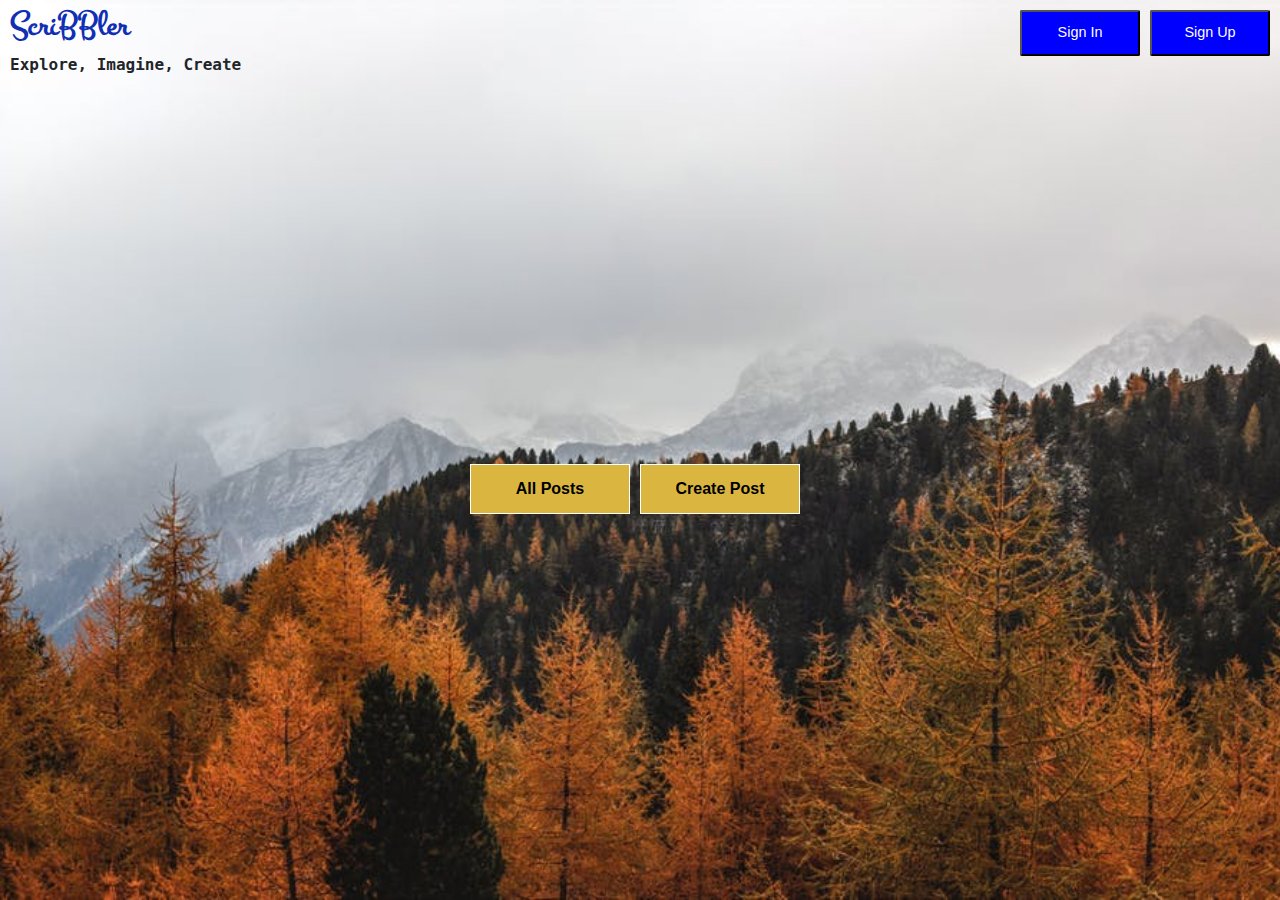
<file: index.html>
<!DOCTYPE html>
<html>

<head>
    <!-- TODO: Include Font Awesome file here -->
    <!-- TODO: Include Google Fonts file here -->
    <link rel="stylesheet" href="https://maxcdn.bootstrapcdn.com/bootstrap/4.0.0/css/bootstrap.min.css"
        integrity="sha384-Gn5384xqQ1aoWXA+058RXPxPg6fy4IWvTNh0E263XmFcJlSAwiGgFAW/dAiS6JXm" crossorigin="anonymous">

    <link rel="stylesheet" href="./styles/index.css">
    <link rel="stylesheet" href="./styles/common.css">
    <link href="https://fonts.googleapis.com/css?family=Montez|Roboto|Ubuntu+Mono&display=swap" rel="stylesheet">

    <!-- Bootstrap for modals-->

    <link rel="stylesheet" href="https://stackpath.bootstrapcdn.com/bootstrap/4.1.3/css/bootstrap.min.css" integrity="sha384-MCw98/SFnGE8fJT3GXwEOngsV7Zt27NXFoaoApmYm81iuXoPkFOJwJ8ERdknLPMO" crossorigin="anonymous">
    <script src="https://code.jquery.com/jquery-3.3.1.slim.min.js" integrity="sha384-q8i/X+965DzO0rT7abK41JStQIAqVgRVzpbzo5smXKp4YfRvH+8abtTE1Pi6jizo" crossorigin="anonymous"></script>
    <script src="https://cdnjs.cloudflare.com/ajax/libs/popper.js/1.14.3/umd/popper.min.js" integrity="sha384-ZMP7rVo3mIykV+2+9J3UJ46jBk0WLaUAdn689aCwoqbBJiSnjAK/l8WvCWPIPm49" crossorigin="anonymous"></script>
    <script src="https://stackpath.bootstrapcdn.com/bootstrap/4.1.3/js/bootstrap.min.js" integrity="sha384-ChfqqxuZUCnJSK3+MXmPNIyE6ZbWh2IMqE241rYiqJxyMiZ6OW/JmZQ5stwEULTy"crossorigin="anonymous"></script>

</head>

<body>
    <!-- TODO: Include all your code for the header and home page here -->
    <div class="header">
        <div class="signin">
            <button type="button" class="signinupbutton" data-toggle="modal" data-target="#signupmodal"id="sign-up-button">
                Sign Up
            </button>
            <button type="button" class="signinupbutton" data-toggle="modal" data-target="#signinmodal" id="sign-in-button">
                Sign In
            </button>
        </div> 
        <a id="logo-title" class="logo">ScriBBler</a>
        <p class="sub-heading">Explore, Imagine, Create</p>
    <!--Sign in Modal--> 
    <div class="modal fade" id="signinmodal" tabindex="-1" role="dialog" aria-labelledby="exampleModalLabel" aria-hidden="true">
    <div class="modal-dialog" role="document">
        <div class="modal-content">
            <div class="modal-header">
                <h4 class="modal-title" id="exampleModalLabel" style="color:grey;font-family: 'Roboto', sans-serif;font-size: larger;">Welcome Back !</h4>
                <button type="button" class="close" data-dismiss="modal" aria-label="Close">
                    <span aria-hidden="true">&times;</span>
                </button>
            </div>
            <div class="modal-body">
                <form>
                    <div class="form-group">
                        <label for="exampleInputUsername">Username</label>
                        <input type="text" class="form-control" id="exampleInputUsername" aria-describedby="usernameHelp" placeholder="Enter your username" style="background-color :#DCDCDC ;" required>
                    </div>
                    <div class="form-group">
                        <label for="exampleInputPassword1">Password</label>
                        <input type="password" class="form-control" id="exampleInputPassword1" placeholder="Enter your password" style="background-color :#DCDCDC ;" required>
                    </div>
                    <div class="modal-signin-container">
                        <button type="submit" class="btn btn-success btn-block">Sign In</button>
                    </div>
                    <div class="modal-footer border-top-0 d-flex justify-content-center">
                        Not a member ? <a data-target="#signupmodal" data-dismiss="modal"
                            data-toggle="modal" href="#signup-form"> Sign Up</a>
                    </div>
                </form>
            </div>
        </div>
    </div>
</div>
<!--Sign up modal-->
<div class="modal fade" id="signupmodal" tabindex="-1" role="dialog" aria-labelledby="exampleModalLabel" aria-hidden="true">
            <div class="modal-dialog" role="document">
                <div class="modal-content">
                    <div class="modal-header">
                        <h4 class="modal-title" id="exampleModalLabel" style="color:grey;font-family: 'Roboto', sans-serif;font-size: larger;">Get Started</h4>
                        <button type="button" class="close" data-dismiss="modal" aria-label="Close">
                            <span aria-hidden="true">&times;</span>
                        </button>
                    </div>
                    <div class="modal-body">
                        <form>

                            <div class="form-group">
                                <label for="name">Name</label>
                                <input type="text" class="form-control" id="name" placeholder="Enter your name" style="background-color : 	#DCDCDC ;" required>

                            </div>
                            <div class="form-group">
                                <label for="exampleInputUsername1">Username</label>
                                <input type="text" class="form-control" id="exampleInputUsername1" aria-describedby="emailHelp" placeholder="Enter your username" style="background-color :#DCDCDC ;" required>
                            </div>
                            <div class="form-group">
                                <label for="exampleInputPassword1">Password</label>
                                <input type="password" class="form-control" id="exampleInputPassword1"
                                    placeholder="Enter your password" style="background-color :#DCDCDC ;" required>
                            </div>
                            <div class="form-group">
                                <label for="exampleInputPassword1">Confirm Password</label>
                                <input type="password" class="form-control" id="exampleInputPassword2"
                                    placeholder="Re-enter your Password" style="background-color :#DCDCDC ;" required>
                            </div>

                            <div class="modal-signin-container">
                                <button type="submit" class="btn btn-success btn-block">Sign Up</button>
                            </div>

                        </form>
                    </div>
                </div>
            </div>
        </div>
    </div>

<!--end of modal-->

<div class="myposts">
    <!--Post and create button-->
    <div class="postbg">
        <button type="button" class="allposts" onclick="window.location.href = './html/postslist.html';">
            All Posts
        </button>
        <button type="button" class="allposts" data-toggle="modal" data-target="#createnew" id="create-post-button">
            Create Post
        </button>
    </div>

    <!--Modal for create post-->
    <div class="createpost">
        <div class="modal fade bd-example-modal-lg" tabindex="-1" role="dialog" id="createnew">
            <div class="modal-dialog  modal-lg" role="document">
                <div class="modal-content">
                    <div class="modal-header">
                        <h5 class="modal-title" style="color:grey;font-family: 'Roboto', sans-serif;font-size: larger;">
                            Pen Your Post
                        </h5>
                        <button type="button" class="close" data-dismiss="modal" aria-label="Close">
                            <span aria-hidden="true">&times;</span>
                        </button>
                    </div>
                    <form>
                        <div class="modal-body">
                            <div class="form-group">
                                <label for="title">Title</label>
                                <input type="text" class="form-control" id="title" placeholder="Enter title of your post" style="background-color :	#DCDCDC ;" required>

                            </div>
                            <div class="form-group">
                                <label for="content">Contents</label>
                                <textarea rows="10" cols="50" class="form-control" id="content" placeholder="Enter the contents of your post" style="background-color :	#DCDCDC;" required></textarea>
                            </div>
                        </div>
                        <div class="modal-footer border-top-0 d-flex justify-content-center">
                            <button type="submit" class="btn btn-success" style="width: 100px;">Create</button>
                        </div>
                    </form>
                </div>
            </div>
        </div>
    </div>

    

</div>

</body>

</html>
</file>
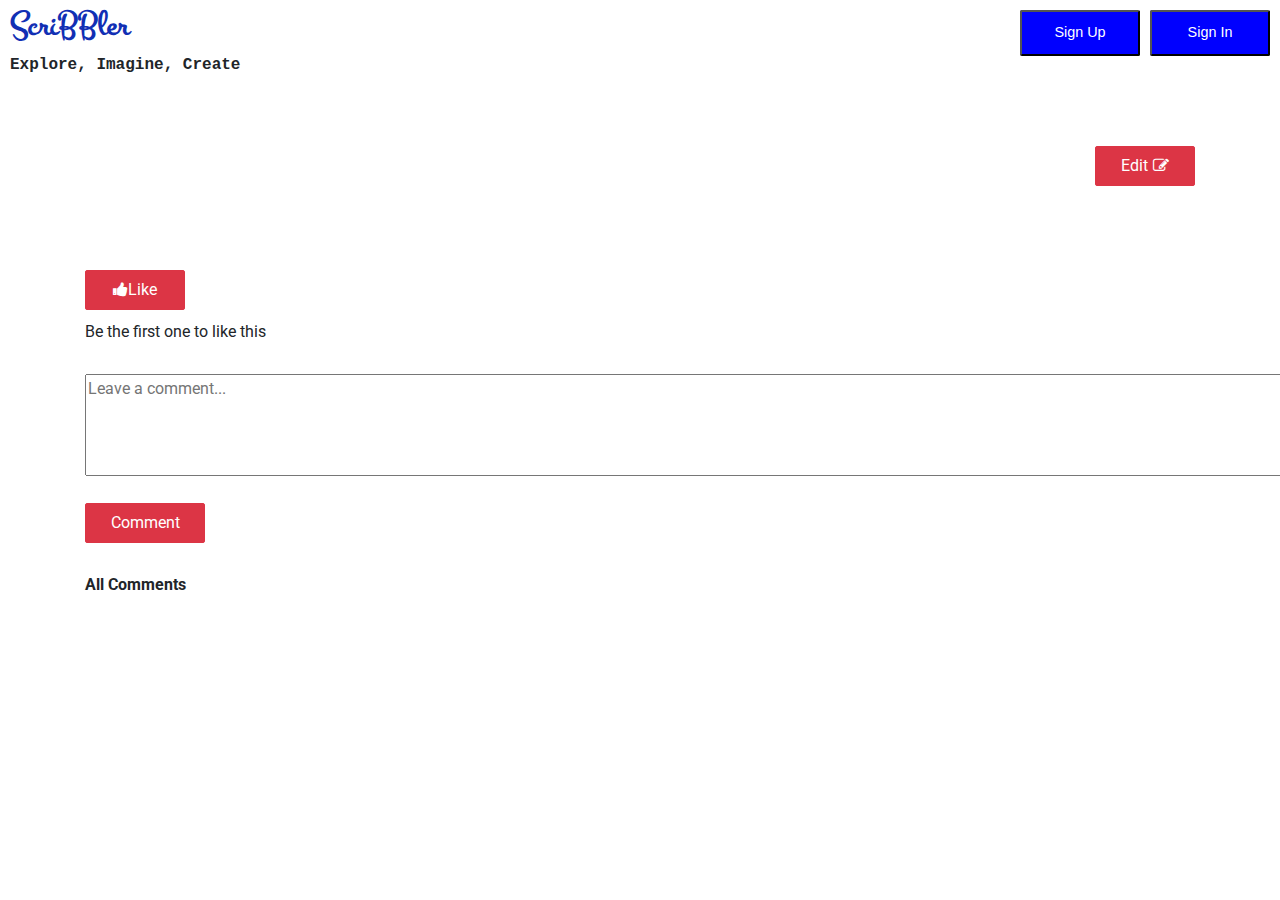
<file: html/post.html>
<!DOCTYPE html>
<html>

<head>
    <!-- TODO: Include Font Awesome file here -->
    <!-- TODO: Include Google Fonts file here -->
    <link rel="stylesheet" href="https://maxcdn.bootstrapcdn.com/bootstrap/4.0.0/css/bootstrap.min.css"
        integrity="sha384-Gn5384xqQ1aoWXA+058RXPxPg6fy4IWvTNh0E263XmFcJlSAwiGgFAW/dAiS6JXm" crossorigin="anonymous">
    <link href="https://fonts.googleapis.com/css?family=Montez|Roboto|Ubuntu+Mono&display=swap" rel="stylesheet">

    <link rel="stylesheet" href="../styles/common.css">
    <link rel="stylesheet" type="text/css" href="../styles/post.css" />
    <link rel="stylesheet" href="https://cdnjs.cloudflare.com/ajax/libs/font-awesome/4.7.0/css/font-awesome.min.css">

</head>

<body style=" background-color: white;">
    <div class="header">
        <div class="bg-signin">
            <button type="button" class="signinupbutton" data-toggle="modal" data-target="#exampleModal"
                id="sign-in-button">
                Sign In
            </button>

            <button type="button" class="signinupbutton" data-toggle="modal" data-target="#exampleModalSignUp"
                id="sign-up-button">
                Sign Up
            </button>
        </div>

        <a id="logo-title" class="logo-title">ScriBBler</a>
        <p class="sub-heading">Explore, Imagine, Create</p>
        <!-- Modal -->
        <div class="modal fade" id="exampleModal" tabindex="-1" role="dialog" aria-labelledby="exampleModalLabel"
            aria-hidden="true">
            <div class="modal-dialog" role="document">
                <div class="modal-content">
                    <div class="modal-header">
                        <h4 class="modal-title" id="exampleModalLabel"
                            style="color:grey;font-family: 'Roboto', sans-serif;font-size: larger;">Welcome Back !</h4>
                        <button type="button" class="close" data-dismiss="modal" aria-label="Close">
                            <span aria-hidden="true">&times;</span>
                        </button>
                    </div>
                    <div class="modal-body">
                        <form>
                            <div class="form-group">
                                <label for="exampleInputUsername">Username</label>
                                <input type="text" class="form-control" id="exampleInputUsername"
                                    aria-describedby="usernameHelp" placeholder="Enter your username"
                                    style="background-color :#DCDCDC ;" required>
                            </div>
                            <div class="form-group">
                                <label for="exampleInputPassword1">Password</label>
                                <input type="password" class="form-control" id="exampleInputPassword1"
                                    placeholder="Enter your password" style="background-color :#DCDCDC ;" required>
                            </div>
                            <div class="modal-signin-container">
                                <button type="submit" class="btn btn-success btn-block">Sign In</button>
                            </div>
                            <div class="modal-footer border-top-0 d-flex justify-content-center">
                                Not a member ? <a data-target="#exampleModalSignUp" data-dismiss="modal"
                                    data-toggle="modal" href="#signup-form"> Sign Up</a>
                            </div>
                        </form>
                    </div>
                </div>
            </div>
        </div>
        <!-- Modal -->
        <div class="modal fade" id="exampleModalSignUp" tabindex="-1" role="dialog" aria-labelledby="exampleModalLabel"
            aria-hidden="true">
            <div class="modal-dialog" role="document">
                <div class="modal-content">
                    <div class="modal-header">
                        <h4 class="modal-title" id="exampleModalLabel"
                            style="color:grey;font-family: 'Roboto', sans-serif;font-size: larger;">Get Started</h4>
                        <button type="button" class="close" data-dismiss="modal" aria-label="Close">
                            <span aria-hidden="true">&times;</span>
                        </button>
                    </div>
                    <div class="modal-body">
                        <form>

                            <div class="form-group">
                                <label for="name">Name</label>
                                <input type="text" class="form-control" id="name" placeholder="Enter your name"
                                    style="background-color : 	#DCDCDC ;" required>

                            </div>
                            <div class="form-group">
                                <label for="exampleInputUsername1">Username</label>
                                <input type="text" class="form-control" id="exampleInputUsername1"
                                    aria-describedby="emailHelp" placeholder="Enter your username"
                                    style="background-color :#DCDCDC ;" required>
                            </div>
                            <div class="form-group">
                                <label for="exampleInputPassword1">Password</label>
                                <input type="password" class="form-control" id="exampleInputPassword1"
                                    placeholder="Enter your password" style="background-color :#DCDCDC ;" required>
                            </div>
                            <div class="form-group">
                                <label for="exampleInputPassword1">Confirm Password</label>
                                <input type="password" class="form-control" id="exampleInputPassword2"
                                    placeholder="Re-enter your Password" style="background-color :#DCDCDC ;" required>
                            </div>

                            <div class="modal-signin-container">
                                <button type="submit" class="btn btn-success btn-block">Sign Up</button>
                            </div>

                        </form>
                    </div>
                </div>
            </div>
        </div>
    </div>

    <div class="post container">
        <div class="heading-content" id="edit-heading" contenteditable="true"></div>
        <div class="author">
            <div class="author-name"></div>
            <div>
                <button id="edit-button" type="button" class="btn btn-danger" onclick="onEdit()">Edit<i
                        class="fa fa-edit" style="padding-left: 5px;"></i></button>
            </div>
        </div>


        <div class="post-content" id="edit-contenttext" contenteditable="true">
        </div>

        <button id="like-button" type="button" class="btn btn-danger" onclick="countLikes()"><i
                class="fa fa-thumbs-up"></i><span id="likeButton">Like</span></button>
        <div id="showCount">Be the first one to like this</div>

        <textarea id="comment" rows="4" cols="135" placeholder="Leave a comment..." name="comment"></textarea>
        <div><button id="comment-button" type="button" class="btn btn-danger"
                onclick="addComment(comment)">Comment</button></div>
        <div id="allCommentsHeading">All Comments</div>
        <div class="comment-container">
            <div id="comments">
            </div>
        </div>

    </div>


    <script src="https://code.jquery.com/jquery-3.4.1.slim.min.js"
        integrity="sha384-J6qa4849blE2+poT4WnyKhv5vZF5SrPo0iEjwBvKU7imGFAV0wwj1yYfoRSJoZ+n"
        crossorigin="anonymous"></script>
    <script src="https://cdn.jsdelivr.net/npm/popper.js@1.16.0/dist/umd/popper.min.js"
        integrity="sha384-Q6E9RHvbIyZFJoft+2mJbHaEWldlvI9IOYy5n3zV9zzTtmI3UksdQRVvoxMfooAo"
        crossorigin="anonymous"></script>
    <script src="https://stackpath.bootstrapcdn.com/bootstrap/4.4.1/js/bootstrap.min.js"
        integrity="sha384-wfSDF2E50Y2D1uUdj0O3uMBJnjuUD4Ih7YwaYd1iqfktj0Uod8GCExl3Og8ifwB6"
        crossorigin="anonymous"></script>

    <script src=../script/post.js> </script>
 </body> 
 </html>
</file>
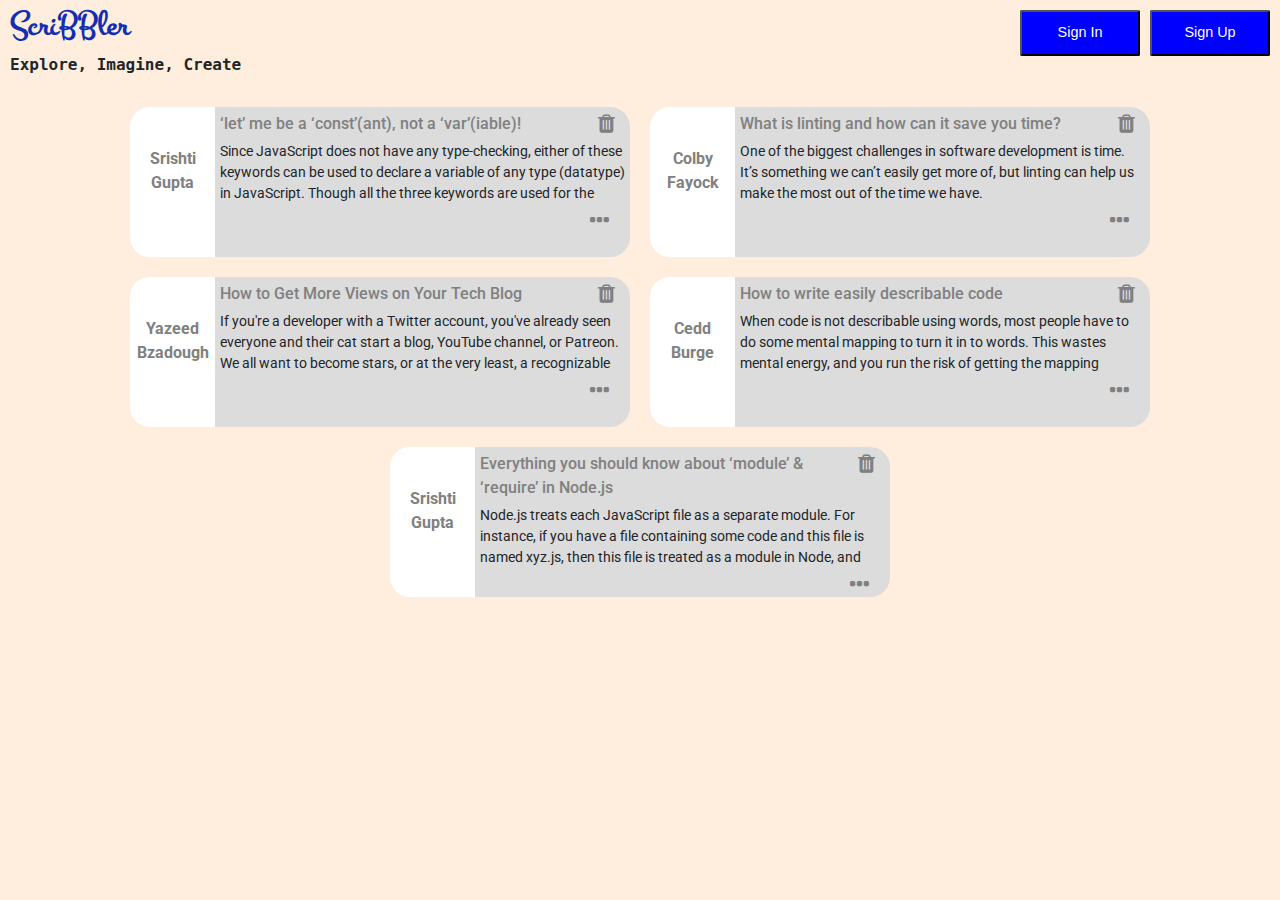
<file: html/postslist.html>
<!DOCTYPE html>
<html>

<head>
    <!-- TODO: Include Font Awesome file here -->
    <!-- TODO: Include Google Fonts file here -->

    <link rel="stylesheet" href="https://maxcdn.bootstrapcdn.com/bootstrap/4.0.0/css/bootstrap.min.css"
        integrity="sha384-Gn5384xqQ1aoWXA+058RXPxPg6fy4IWvTNh0E263XmFcJlSAwiGgFAW/dAiS6JXm" crossorigin="anonymous">
    
        

        <!-- Bootstrap for modals-->
    
        <link rel="stylesheet" href="https://stackpath.bootstrapcdn.com/bootstrap/4.1.3/css/bootstrap.min.css" integrity="sha384-MCw98/SFnGE8fJT3GXwEOngsV7Zt27NXFoaoApmYm81iuXoPkFOJwJ8ERdknLPMO" crossorigin="anonymous">
        <script src="https://code.jquery.com/jquery-3.3.1.slim.min.js" integrity="sha384-q8i/X+965DzO0rT7abK41JStQIAqVgRVzpbzo5smXKp4YfRvH+8abtTE1Pi6jizo" crossorigin="anonymous"></script>
        <script src="https://cdnjs.cloudflare.com/ajax/libs/popper.js/1.14.3/umd/popper.min.js" integrity="sha384-ZMP7rVo3mIykV+2+9J3UJ46jBk0WLaUAdn689aCwoqbBJiSnjAK/l8WvCWPIPm49" crossorigin="anonymous"></script>
        <script src="https://stackpath.bootstrapcdn.com/bootstrap/4.1.3/js/bootstrap.min.js" integrity="sha384-ChfqqxuZUCnJSK3+MXmPNIyE6ZbWh2IMqE241rYiqJxyMiZ6OW/JmZQ5stwEULTy"crossorigin="anonymous"></script>
      
        <link href="https://fonts.googleapis.com/css?family=Montez|Roboto|Ubuntu+Mono&display=swap" rel="stylesheet">
        <link rel="stylesheet" href="https://maxcdn.bootstrapcdn.com/font-awesome/4.4.0/css/font-awesome.min.css" type="text/css" media="screen" />
       
        <link rel="stylesheet" href="../styles/common.css">
        <link rel="stylesheet" type="text/css" href="../styles/postlists.css" />
    <style>
        body
        {
            background-color: #ffeedd;
        }
        h4
        {
            color:grey;
            font-family: 'Roboto',sans-serif;
            font-size: larger;
        }
        input
        {
            background-color :#DCDCDC ;
        }
    </style>

</head>

<body>
    <!-- TODO: Include code for header here -->
    <div class="header">
        <div class="signin">
            <button type="button" class="signinupbutton" data-toggle="modal" data-target="#signupmodal"id="sign-up-button">
                Sign Up
            </button>
            <button type="button" class="signinupbutton" data-toggle="modal" data-target="#signinmodal" id="sign-in-button">
                Sign In
            </button>
        </div> 
        <a id="logo-title" class="logo">ScriBBler</a>
        <p class="sub-heading">Explore, Imagine, Create</p>
    <!--Sign in Modal--> 
    <div class="modal fade" id="signinmodal" tabindex="-1" role="dialog" aria-labelledby="exampleModalLabel" aria-hidden="true">
    <div class="modal-dialog" role="document">
        <div class="modal-content">
            <div class="modal-header">
                <h4 class="modal-title" id="exampleModalLabel">Welcome Back !</h4>
                <button type="button" class="close" data-dismiss="modal" aria-label="Close">
                    <span aria-hidden="true">&times;</span>
                </button>
            </div>
            <div class="modal-body">
                <form>
                    <div class="form-group">
                        <label for="exampleInputUsername">Username</label>
                        <input type="text" class="form-control" id="exampleInputUsername" aria-describedby="usernameHelp" placeholder="Enter your username" required>
                    </div>
                    <div class="form-group">
                        <label for="exampleInputPassword1">Password</label>
                        <input type="password" class="form-control" id="exampleInputPassword1" placeholder="Enter your password" required>
                    </div>
                    <div class="modal-signin-container">
                        <button type="submit" class="btn btn-success btn-block">Sign In</button>
                    </div>
                    <div class="modal-footer border-top-0 d-flex justify-content-center">
                        Not a member ? <a data-target="#signupmodal" data-dismiss="modal"
                            data-toggle="modal" href="#signup-form"> Sign Up</a>
                    </div>
                </form>
            </div>
        </div>
    </div>
</div>
<!--Sign up modal-->
<div class="modal fade" id="signupmodal" tabindex="-1" role="dialog" aria-labelledby="exampleModalLabel" aria-hidden="true">
            <div class="modal-dialog" role="document">
                <div class="modal-content">
                    <div class="modal-header">
                        <h4 class="modal-title" id="exampleModalLabel">Get Started</h4>
                        <button type="button" class="close" data-dismiss="modal" aria-label="Close">
                            <span aria-hidden="true">&times;</span>
                        </button>
                    </div>
                    <div class="modal-body">
                        <form>

                            <div class="form-group">
                                <label for="name">Name</label>
                                <input type="text" class="form-control" id="name" placeholder="Enter your name"  required>

                            </div>
                            <div class="form-group">
                                <label for="exampleInputUsername1">Username</label>
                                <input type="text" class="form-control" id="exampleInputUsername1" aria-describedby="emailHelp" placeholder="Enter your username" style="background-color :#DCDCDC ;" required>
                            </div>
                            <div class="form-group">
                                <label for="exampleInputPassword1">Password</label>
                                <input type="password" class="form-control" id="exampleInputPassword1"
                                    placeholder="Enter your password" required>
                            </div>
                            <div class="form-group">
                                <label for="exampleInputPassword1">Confirm Password</label>
                                <input type="password" class="form-control" id="exampleInputPassword2"
                                    placeholder="Re-enter your Password" required>
                            </div>

                            <div class="modal-signin-container">
                                <button type="submit" class="btn btn-success btn-block">Sign Up</button>
                            </div>

                        </form>
                    </div>
                </div>
            </div>
        </div>
    </div>
<!--end of modal-->

    <!-- ATTENTION: The HTML code for the list of posts has been given to you. You can feel free to add/delete/modify this code. You need to write the proper CSS and JavaScript code corresponding to this page so that the result looks like the screenshots given to you in the Project Statement. -->

    <!-- list of all posts starts here -->
    <div class="container">

        <!-- post 1 starts here -->


        <div class="card-new" id="card1">

            <div class="side-square-wrapper">
                <span class="side-square-wrapper-content" id="author1">Srishti Gupta</span>

            </div>
            <div class="custom-card-body">
                <div>
                    <div class="card-body-heading">
                        <span class="card-body-heading-content" id="heading1">‘let’ me be a ‘const’(ant), not a ‘var’(iable)!</span>
                        <span class="trash-button" data-toggle="modal" data-target="#modalConfirmYesNo1">
                            <!-- TODO: Include Font Awesome icon for delete icon here -->
                            <i class="fa fa-trash fa-lg"></i>
                        </span>
                    </div>

                </div>
                <div class="post-text" id="content1">Since JavaScript does not have any type-checking, either of these keywords can be
                     used to declare a variable of any type (datatype) in JavaScript. Though all the three keywords are used for the
                      same purpose, they are different.</div>

                <!-- TODO: Include Font Awesome icon for horizontal ellipsis icon here -->
                <span class="ellipsis" onclick="openPost(author1,heading1,content1)">

                    <i style="font-size:24px" class="fa">&#xf141;</i>
                </span>

            </div>
            <!--- Delete card modal-->
            <div id="modalConfirmYesNo1" class="modal fade">
                <div class="modal-dialog " style="height: 15px; width:350px;">
                    <div class="modal-content">
                        <div class="modal-header">
                            <h4 id="lblTitleConfirmYesNo" class="modal-title" style="font-size: 15px;">
                                Are you sure you want to delete this post?</h4>

                        </div>

                        <div class="modal-footer">
                            <button id="btnYesConfirm" type="button" class="btn btn-success"
                                style="margin-right: 200px;" data-dismiss="modal"
                                onclick="removeCard('card1')">Yes</button>
                            <button id="btnNoConfirmYesNo" type="button" class="btn btn-danger"
                                data-dismiss="modal">No</button>
                        </div>
                    </div>
                </div>
            </div>

        </div>

        <!-- post 1 ends here -->

        <!-- post 2 starts here -->

        <div class="card-new" id="card2">

            <div class="side-square-wrapper">
                <span class="side-square-wrapper-content" id="author2">Colby Fayock</span>
            </div>
            <div class="custom-card-body">
                <div>
                    <div class="card-body-heading">
                        <span class="card-body-heading-content" id="heading2">What is linting and how can it save you
                            time?</span>
                        <span class="trash-button" data-toggle="modal" data-target="#modalConfirmYesNo2">
                            <!-- TODO: Include Font Awesome icon for delete icon here -->
                            <i class="fa fa-trash fa-lg"></i>
                        </span>
                    </div>

                </div>
                <div class="post-text" id="content2">One of the biggest challenges in software development is time.
                    It’s something we can’t easily get more of, but linting can help us make the most out
                    of the time we have.</div>


                <!-- TODO: Include Font Awesome icon for horizontal ellipsis icon here -->
                <span class="ellipsis" onclick="openPost(author2,heading2,content2)">
                    <i style="font-size:24px" class="fa">&#xf141;</i>
                </span>

            </div>
            <!--- Delete card modal-->
            <div id="modalConfirmYesNo2" class="modal fade">
                <div class="modal-dialog " style="height: 15px; width:350px;">
                    <div class="modal-content">
                        <div class="modal-header">
                            <h4 id="lblTitleConfirmYesNo" class="modal-title" style="font-size: 15px;">
                                Are you sure you want to delete this post?</h4>

                        </div>

                        <div class="modal-footer">
                            <button id="btnYesConfirm" type="button" class="btn btn-success"
                                style="margin-right: 200px;" data-dismiss="modal"
                                onclick="removeCard('card2')">Yes</button>
                            <button id="btnNoConfirmYesNo" type="button" class="btn btn-danger"
                                data-dismiss="modal">No</button>
                        </div>
                    </div>
                </div>
            </div>

        </div>

        <!-- post 2 ends here -->

        <!-- post 3 starts here -->


        <div class="card-new" id="card3">

            <div class="side-square-wrapper">
                <span class="side-square-wrapper-content" id="author3">
                    Yazeed Bzadough
                </span>
            </div>
            <div class="custom-card-body">
                <div>
                    <div class="card-body-heading">
                        <span class="card-body-heading-content" id="heading3">How to Get More Views on Your Tech
                            Blog</span>
                        <span class="trash-button" data-toggle="modal" data-target="#modalConfirmYesNo3">
                            <!-- TODO: Include Font Awesome icon for delete icon here -->
                            <i class="fa fa-trash fa-lg"></i>
                        </span>
                    </div>

                </div>
                <div class="post-text" id="content3">If you're a developer with a Twitter account,
                    you've already seen everyone and their cat start a blog, YouTube channel, or Patreon.
                    We all want to become stars, or at the very least, a recognizable name in the industry.</div>

                <!-- TODO: Include Font Awesome icon for horizontal ellipsis icon here -->
                <span class="ellipsis" onclick="openPost(author3,heading3,content3)">
                    <i style="font-size:24px" class="fa">&#xf141;</i>
                </span>

            </div>
            <!--- Delete card modal-->
            <div id="modalConfirmYesNo3" class="modal fade">
                <div class="modal-dialog " style="height: 15px; width:350px;">
                    <div class="modal-content">
                        <div class="modal-header">
                            <h4 id="lblTitleConfirmYesNo" class="modal-title" style="font-size: 15px;">
                                Are you sure you want to delete this post?</h4>

                        </div>

                        <div class="modal-footer">
                            <button id="btnYesConfirm" type="button" class="btn btn-success"
                                style="margin-right: 200px;" data-dismiss="modal"
                                onclick="removeCard('card3')">Yes</button>
                            <button id="btnNoConfirmYesNo" type="button" class="btn btn-danger"
                                data-dismiss="modal">No</button>
                        </div>
                    </div>
                </div>
            </div>


        </div>

        <!-- post 3 ends here -->
        <!-- post 4 starts here -->


        <div class="card-new" id="card4">

            <div class="side-square-wrapper">
                <span class="side-square-wrapper-content" id="author4">
                    Cedd Burge
                </span>
            </div>
            <div class="custom-card-body">
                <div>
                    <div class="card-body-heading">
                        <span class="card-body-heading-content" id="heading4">How to write easily describable
                            code</span>
                        <span class="trash-button" data-toggle="modal" data-target="#modalConfirmYesNo4">
                            <!-- TODO: Include Font Awesome icon for delete icon here -->
                            <i class="fa fa-trash fa-lg"></i>
                        </span>
                    </div>

                </div>
                <div class="post-text" id="content4">When code is not describable using words, most people have to do
                    some mental mapping to turn it in to words. This wastes mental energy, and you run the risk of
                    getting the mapping wrong. Different people will map to different words, which
                    leads to confusion when discussing the code.</div>

                <!-- TODO: Include Font Awesome icon for horizontal ellipsis icon here -->
                <div class="ellipsis" onclick="openPost(author4,heading4,content4)">
                    <i style="font-size:24px" class="fa">&#xf141;</i>
                </div>

            </div>
            <!--- Delete card modal-->
            <div id="modalConfirmYesNo4" class="modal fade">
                <div class="modal-dialog " style="height: 15px; width:350px;">
                    <div class="modal-content">
                        <div class="modal-header">
                            <h4 id="lblTitleConfirmYesNo" class="modal-title" style="font-size: 15px;">Are you sure you
                                want to delete this post?</h4>


                        </div>

                        <div class="modal-footer">
                            <button id="btnYesConfirm" type="button" class="btn btn-success"
                                style="margin-right: 200px;" data-dismiss="modal"
                                onclick="removeCard('card4')">Yes</button>
                            <button id="btnNoConfirmYesNo" type="button" class="btn btn-danger"
                                data-dismiss="modal">No</button>
                        </div>
                    </div>
                </div>
            </div>

        </div>

        <!-- post 4 ends here -->
        <!-- post 5 starts here -->


        <div class="card-new" id="card5">

            <div class="side-square-wrapper">
                <span class="side-square-wrapper-content" id="author5">
                    Srishti Gupta
                </span>
            </div>
            <div class="custom-card-body">
                <div>
                    <div class="card-body-heading">
                        <span class="card-body-heading-content" id="heading5">Everything you should know about
                            ‘module’ & ‘require’ in Node.js</span>
                        <span class="trash-button" data-toggle="modal" data-target="#modalConfirmYesNo5">
                            <!-- TODO: Include Font Awesome icon for delete icon here -->
                            <i class="fa fa-trash fa-lg"></i>
                        </span>
                    </div>

                </div>
                <div class="post-text" id="content5">Node.js treats each JavaScript file as a separate module. For
                    instance, if you have a file containing some code and this file is named xyz.js, then this file is
                    treated as a module in Node, and you can say that you’ve created a module
                    named xyz.</div>

                <!-- TODO: Include Font Awesome icon for horizontal ellipsis icon here -->
                <span class="ellipsis" onclick="openPost(author5,heading5,content5)">
                    <i style="font-size:24px" class="fa">&#xf141;</i>
                </span>

            </div>
            <!--- Delete card modal-->
            <div id="modalConfirmYesNo5" class="modal fade">
                <div class="modal-dialog " style="height: 15px; width:350px;">
                    <div class="modal-content">
                        <div class="modal-header">
                            <h4 id="lblTitleConfirmYesNo" class="modal-title" style="font-size: 15px;">Are you sure you
                                want to delete this post?</h4>


                        </div>

                        <div class="modal-footer">
                            <button id="btnYesConfirm" type="button" class="btn btn-success"
                                style="margin-right: 200px;" data-dismiss="modal"
                                onclick="removeCard('card5')">Yes</button>
                            <button id="btnNoConfirmYesNo" type="button" class="btn btn-danger"
                                data-dismiss="modal">No</button>
                        </div>
                    </div>
                </div>
            </div>


        </div>

        <!-- post 5 ends here -->





    </div>
    <!-- list of all posts ends here -->
    <script src="https://code.jquery.com/jquery-3.4.1.slim.min.js"
        integrity="sha384-J6qa4849blE2+poT4WnyKhv5vZF5SrPo0iEjwBvKU7imGFAV0wwj1yYfoRSJoZ+n"
        crossorigin="anonymous"></script>
    <script src="https://cdn.jsdelivr.net/npm/popper.js@1.16.0/dist/umd/popper.min.js"
        integrity="sha384-Q6E9RHvbIyZFJoft+2mJbHaEWldlvI9IOYy5n3zV9zzTtmI3UksdQRVvoxMfooAo"
        crossorigin="anonymous"></script>
    <script src="https://stackpath.bootstrapcdn.com/bootstrap/4.4.1/js/bootstrap.min.js"
        integrity="sha384-wfSDF2E50Y2D1uUdj0O3uMBJnjuUD4Ih7YwaYd1iqfktj0Uod8GCExl3Og8ifwB6"
        crossorigin="anonymous"></script>

        <script src="../script/postslist.js"></script>
</body>

</html>
</file>
<file: styles/index.css>
body 
{
    background-image: url("../images/background.jpg");
    background-repeat: no-repeat;
    background-attachment: fixed;
    background-size: cover;   
}
.postbg
{
    display: flex;
    height: 87vh;
    justify-content: center;
    align-items: center;
}
.allposts
{
    height: 50px;
    width: 160px;
    padding: 10px;
    outline: none;
    cursor: pointer;
    font-weight: bold;
    font-size: 100%;
    background: #DAB641;
    color:black;
    float: center;                  
    margin: 10px 10px 0px 0px;
    font-family: Arial, Helvetica, sans-serif;
    border: 1px solid white;
    box-shadow: whitesmoke;
}
</file>
<file: styles/common.css>
#logo-title
{
    font-family: 'Montez', cursive;
    font-size: 35px;
    color: #112fb4;
    margin: auto;
    font-weight: bold;
    text-decoration: none;
    margin: 10px 10px 0px 10px;    
}
.sub-heading
 {
  font-family: "Ubuntu Mono", monospace;
    font-weight: bold;
    margin-left: 10px;
  }

  .modal-signin-container
  {
    border: 10px solid white;
  } 
.signinupbutton
{
    width: 120px;
    padding: 10px;
    border-radius: 2px;
    cursor: pointer;

    font-weight: 500;
    font-size: 90%;
    background: #0000ff;
    color: #fff;
    float: right;                  
    margin: 10px 10px 0px 0px;
    font-family: Arial, Helvetica, sans-serif;
   }
</file>
<file: styles/post.css>
body{
    position : relative;
     bottom:0;
}

.heading-content{
   text-align: center;
   font-size: 25px;
   font-weight: bolder;
}

.author{
    display: flex;
    flex-direction: row;
    margin-top: 10px;
}

.author-name{
    font-family: 'Montez', cursive;
   font-weight: 600;
   font-size: 30px;
   width: 50%;
}

#comments{
    background-color: lightgrey;
    width: 100%;
    margin: 10px;
    padding: 10px;
}

.comment{
    background-color: white;
    margin: 10px;
    padding: 10px;
}

#edit-button{
    margin-left: 500px;
    float: right;
    height: 40px;
    width: 100px;
    padding: 5px;
    border-radius: 2px;
}

.post-content{
    word-wrap: break-word;
    margin-top: 20px;
}

#like-button{
    margin-top: 20px;
    margin-bottom: 10px;
    height: 40px;
    width: 100px;
    padding: 5px;
    border-radius: 2px;
}

#comment-button{
    margin-top: 20px;
    margin-bottom: 20px;
    height: 40px;
    width: 120px;
    padding: 5px;
    border-radius: 2px;
}

#showCount{
    margin-bottom: 30px;

}

#allCommentsHeading{
    font-weight: bolder;
    padding-top: 10px;
}

.comment-container{
    min-height: 0px;
    overflow: hidden;
}
</file>
<file: styles/postlists.css>
.container{
    padding-top: 4px;
    display: flex;
    flex-wrap: wrap;
    justify-content: center;
}

.card-new{
    border-radius: 25px;
    height: 150px;
    display: flex;
    flex-direction: row;
    border-radius: 30px;
    margin: 10px;
    width: 500px;
    transition: box-shadow .3s;
  
}

.card-new:hover {
    box-shadow: 0 0  5px 5px rgba(33,33,33,.2); 
  }

.side-square-wrapper{
    height: 150px;
    width: 17%;
    text-align: center;
    background-color: white;
    padding: 40px 4px;
    font-size: 16px;
    font-weight: bold;
    color:gray;
    border-top-left-radius: 20px;
    border-bottom-left-radius: 20px;
}

.custom-card-body{
    height: 150px; 
    background-color: #DCDCDC;
    width: 83%;
    padding: 5px;
    font-size: 14px;
    border-top-right-radius: 20px;
    border-bottom-right-radius: 20px; 
}

.card-body-heading{
   color:gray;
   font-size: 16px;
   font-weight: 500;
   display: flex;
   flex-direction: row;
   justify-content: space-between;
   padding-bottom: 5px;
   
}

.post-text{
    overflow: hidden; 
    white-space: normal; 

    height: 4.8em;  
    text-overflow: -o-ellipsis-lastline; 
}

.trash-button{
    float: right;
    padding-right: 10px;
    size: 10px;
    cursor: pointer;
}

.ellipsis{
   margin-left: 370px;
   color: grey;
    cursor: pointer;
    padding-right: 120px;
    margin-bottom: 4px; 
 
  
}
</file>
